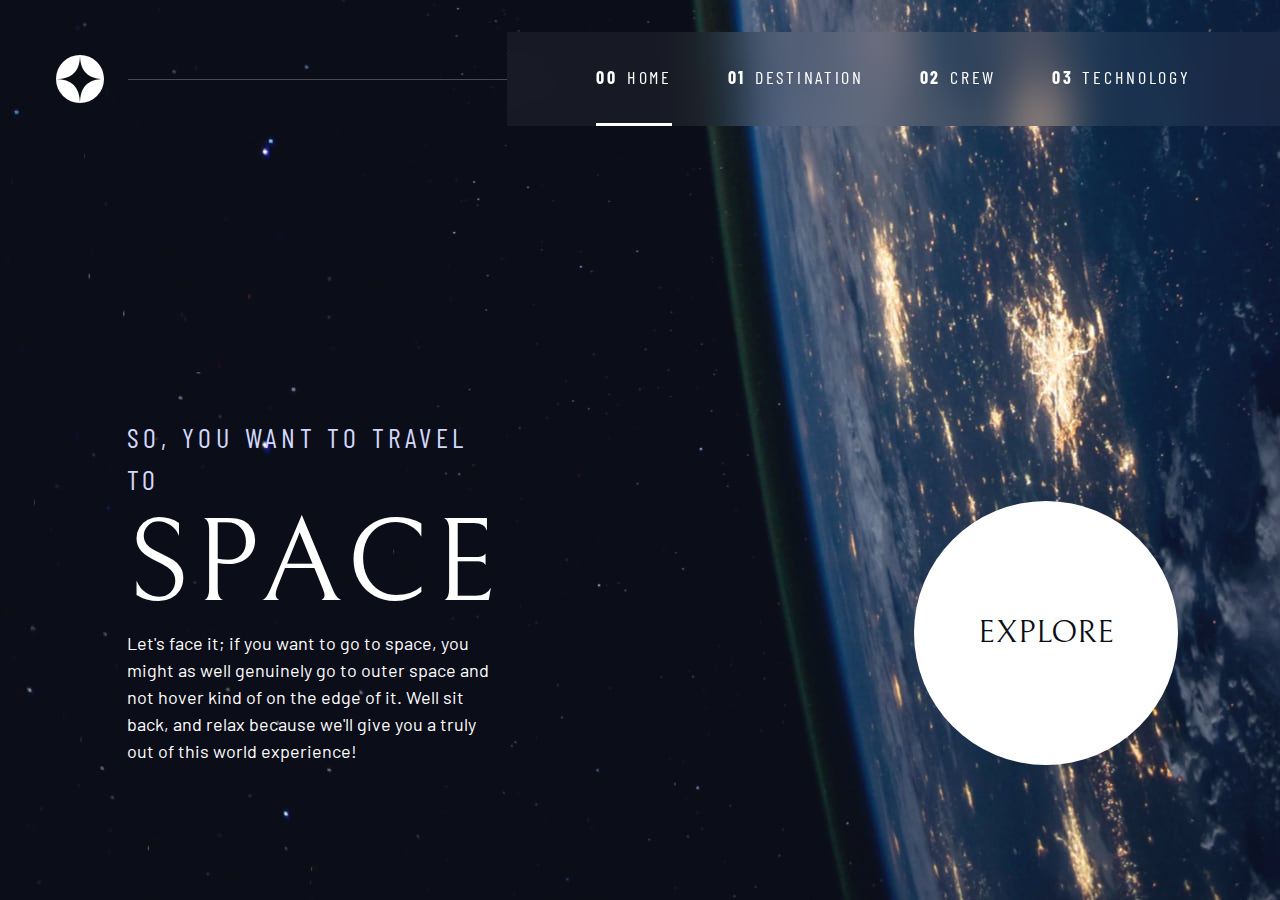
<file: index.html>
<!DOCTYPE html>
<html lang="en">
<head>
  <meta charset="UTF-8">
  <meta name="viewport" content="width=device-width, initial-scale=1.0">

  <link rel="icon" type="image/png" sizes="32x32" href="./assets/favicon-32x32.png">
  <!-- Google fonts -->
  <link rel="preconnect" href="https://fonts.googleapis.com">
  <link rel="preconnect" href="https://fonts.gstatic.com" crossorigin>
  <link href="https://fonts.googleapis.com/css2?family=Barlow+Condensed:wght@400;700&family=Bellefair&family=Barlow:wght@400;700&display=swap"
      rel="stylesheet">
      
  <!-- Our custom CSS -->
  <link rel="stylesheet" href="index.css">
  <title>Frontend Mentor | Space tourism website</title>
  <script src="navigation.js" defer></script>
</head>
<body class="home">
  <a class="skip-to-content" href="#main">Skip to content</a>
  <header class="primary-header flex">
    <div>
      <img src="./assets/shared/logo.svg" alt="space tourism logo" class="logo">
    </div>
    <button class="mobile-nav-toggle" aria-controls="primary-navigation"><span class="sr-only" aria-expanded="false">Menu</span></button>
    <nav>
        <ul id="primary-navigation" data-visible="false" class="primary-navigation underline-indicators flex">
            <li class="active"><a class="ff-sans-cond uppercase text-white letter-spacing-2" href="index.html"><span aria-hidden="true">00</span>Home</a>
            <li><a class="ff-sans-cond uppercase text-white letter-spacing-2" href="destination.html"><span aria-hidden="true">01</span>Destination</a>
            <li><a class="ff-sans-cond uppercase text-white letter-spacing-2" href="crew.html"><span aria-hidden="true">02</span>Crew</a>
            <li><a class="ff-sans-cond uppercase text-white letter-spacing-2" href="technology.html"><span aria-hidden="true">03</span>Technology</a>
        </ul>
    </nav>
  </header>
  
  <main id="main" class="grid-container grid-container--home">
    <div>
      <h1 class="text-accent fs-500 ff-sans-cond uppercase letter-spacing-1">So, you want to travel to
      <span class="d-block fs-900 ff-serif text-white">Space</span></h1>
      
      <p>Let's face it; if you want to go to space, you might as well genuinely go to 
      outer space and not hover kind of on the edge of it. Well sit back, and relax 
      because we'll give you a truly out of this world experience! </p>
    </div>
    <div>
      <a href="destination.html" class="large-button uppercase ff-serif text-dark bg-white">Explore</a>
    </div>
  </main>


</body>
</html>
</file>
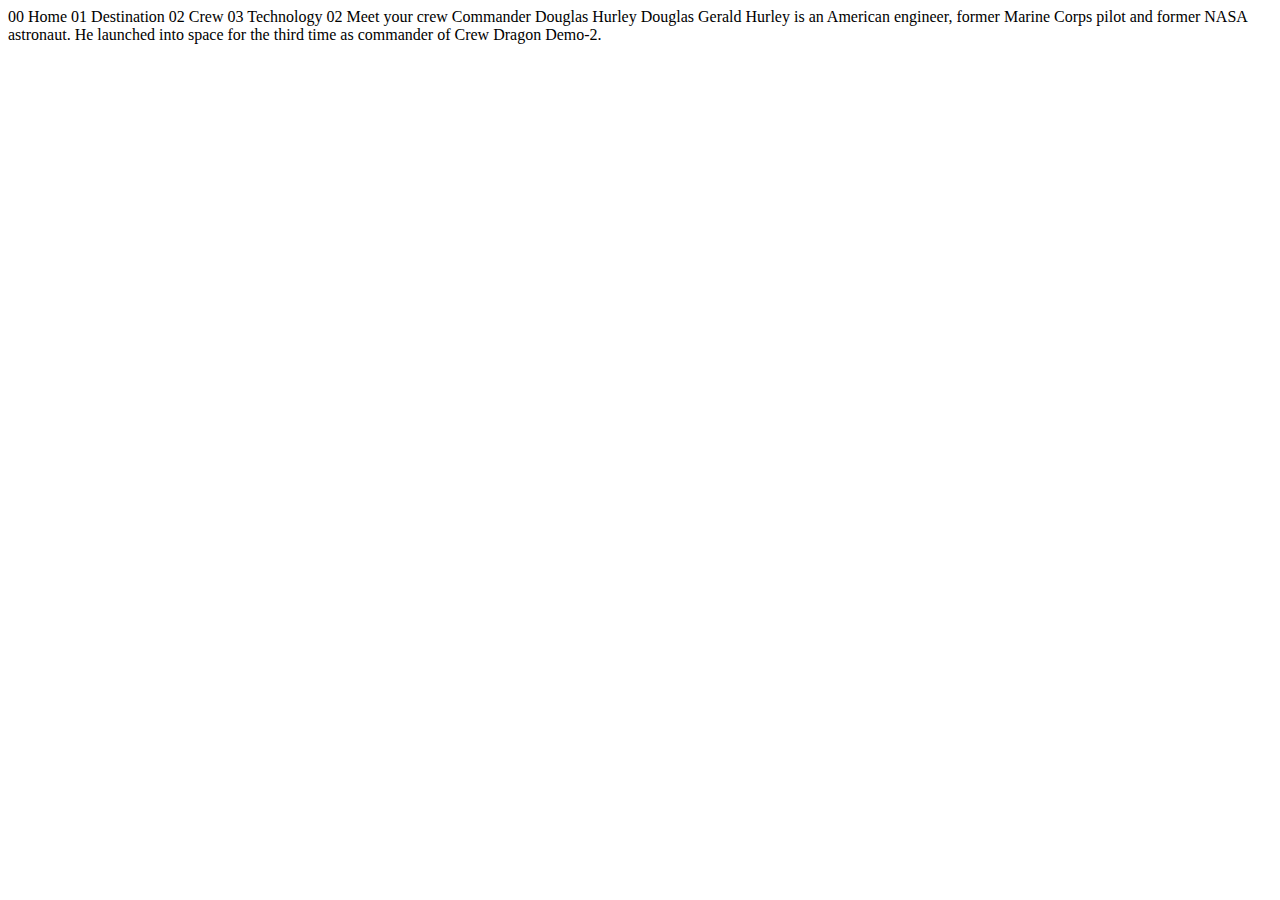
<file: crew-commander.html>
<!DOCTYPE html>
<html lang="en">
<head>
  <meta charset="UTF-8">
  <meta name="viewport" content="width=device-width, initial-scale=1.0">

  <link rel="icon" type="image/png" sizes="32x32" href="./assets/favicon-32x32.png">
  
  <title>Frontend Mentor | Space tourism website</title>
</head>
<body>

  00 Home
  01 Destination
  02 Crew
  03 Technology

  02 Meet your crew

  Commander
  Douglas Hurley

  Douglas Gerald Hurley is an American engineer, former Marine Corps pilot 
  and former NASA astronaut. He launched into space for the third time as 
  commander of Crew Dragon Demo-2.
</body>
</html>
</file>
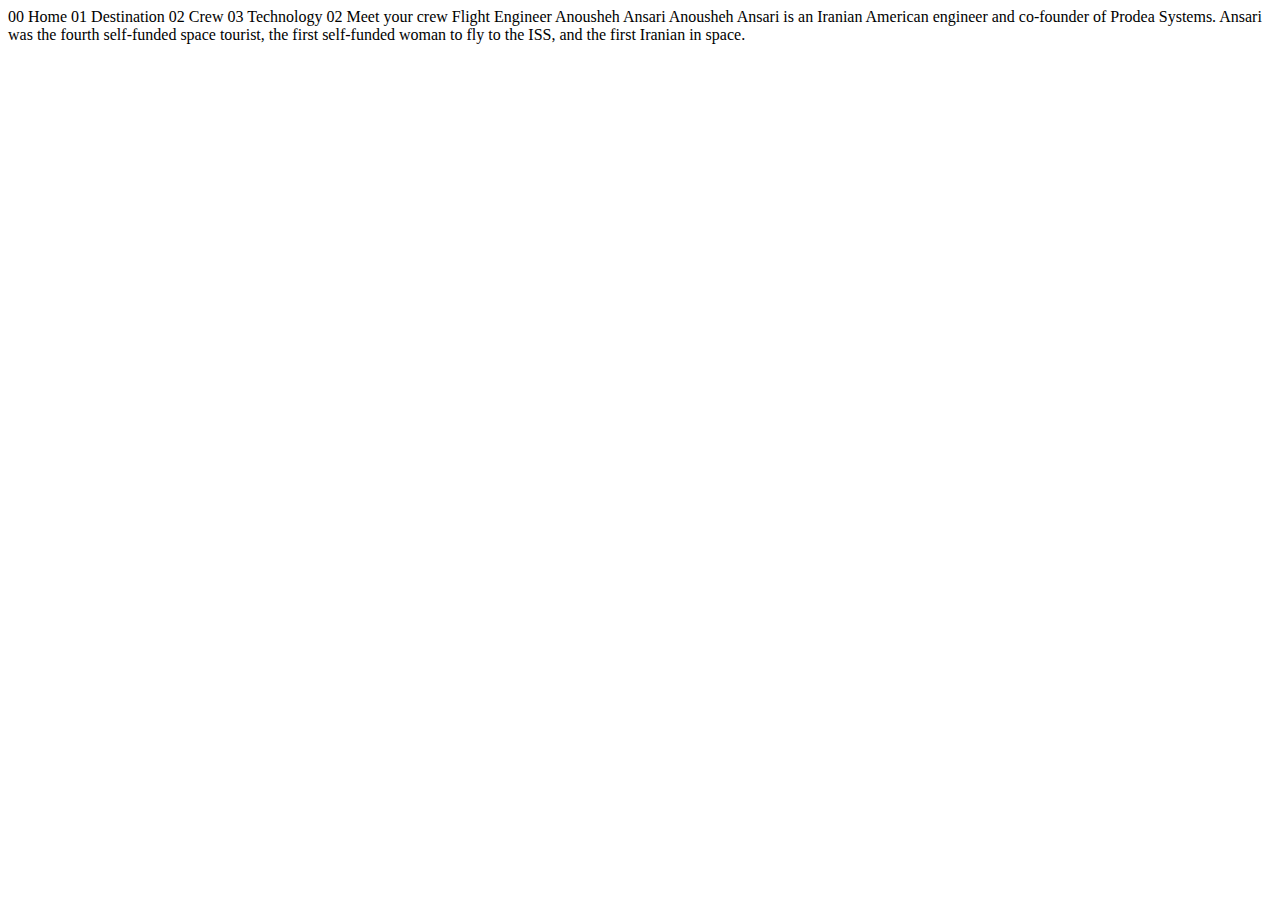
<file: crew-engineer.html>
<!DOCTYPE html>
<html lang="en">
<head>
  <meta charset="UTF-8">
  <meta name="viewport" content="width=device-width, initial-scale=1.0">

  <link rel="icon" type="image/png" sizes="32x32" href="./assets/favicon-32x32.png">
  
  <title>Frontend Mentor | Space tourism website</title>
</head>
<body>

  00 Home
  01 Destination
  02 Crew
  03 Technology

  02 Meet your crew

  Flight Engineer
  Anousheh Ansari

  Anousheh Ansari is an Iranian American engineer and co-founder of Prodea Systems. 
  Ansari was the fourth self-funded space tourist, the first self-funded woman to 
  fly to the ISS, and the first Iranian in space. 
</body>
</html>
</file>
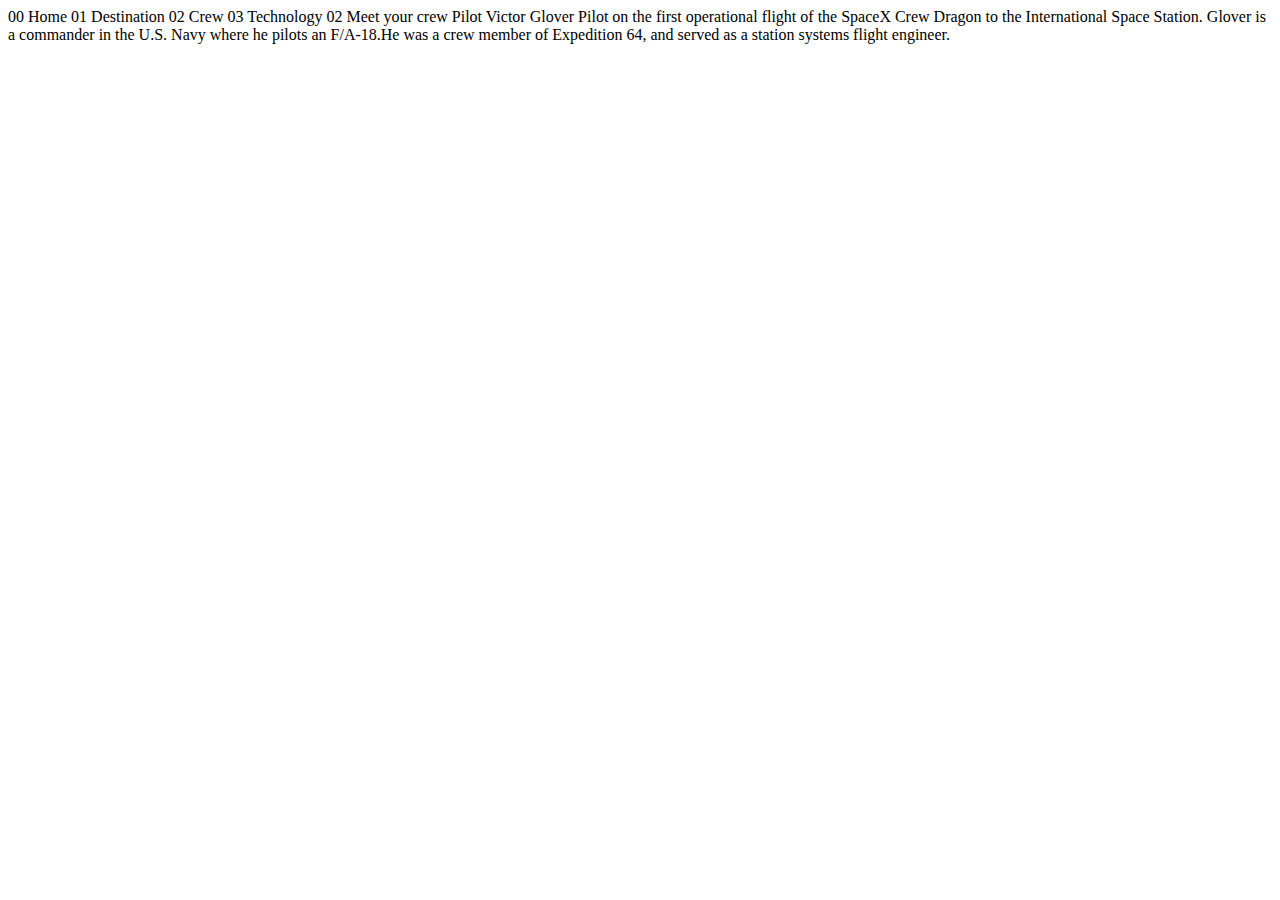
<file: crew-pilot.html>
<!DOCTYPE html>
<html lang="en">
<head>
  <meta charset="UTF-8">
  <meta name="viewport" content="width=device-width, initial-scale=1.0">

  <link rel="icon" type="image/png" sizes="32x32" href="./assets/favicon-32x32.png">
  
  <title>Frontend Mentor | Space tourism website</title>
</head>
<body>

  00 Home
  01 Destination
  02 Crew
  03 Technology

  02 Meet your crew

  Pilot
  Victor Glover

  Pilot on the first operational flight of the SpaceX Crew Dragon to the 
  International Space Station. Glover is a commander in the U.S. Navy where 
  he pilots an F/A-18.He was a crew member of Expedition 64, and served as a 
  station systems flight engineer. 
</body>
</html>
</file>
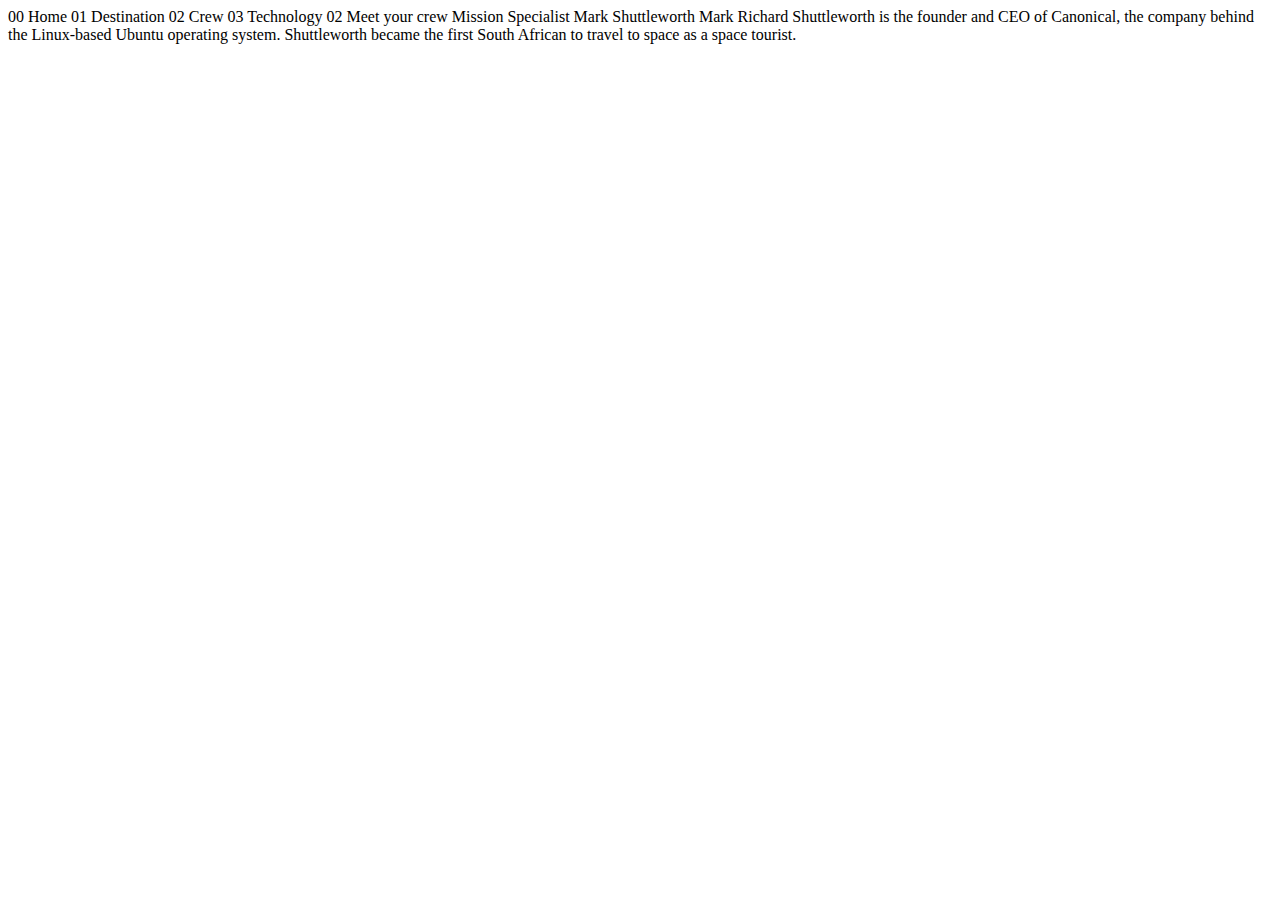
<file: crew-specialist.html>
<!DOCTYPE html>
<html lang="en">
<head>
  <meta charset="UTF-8">
  <meta name="viewport" content="width=device-width, initial-scale=1.0">

  <link rel="icon" type="image/png" sizes="32x32" href="./assets/favicon-32x32.png">
  
  <title>Frontend Mentor | Space tourism website</title>
</head>
<body>

  00 Home
  01 Destination
  02 Crew
  03 Technology

  02 Meet your crew

  Mission Specialist
  Mark Shuttleworth

  Mark Richard Shuttleworth is the founder and CEO of Canonical, the company behind 
  the Linux-based Ubuntu operating system. Shuttleworth became the first South 
  African to travel to space as a space tourist.
</body>
</html>
</file>
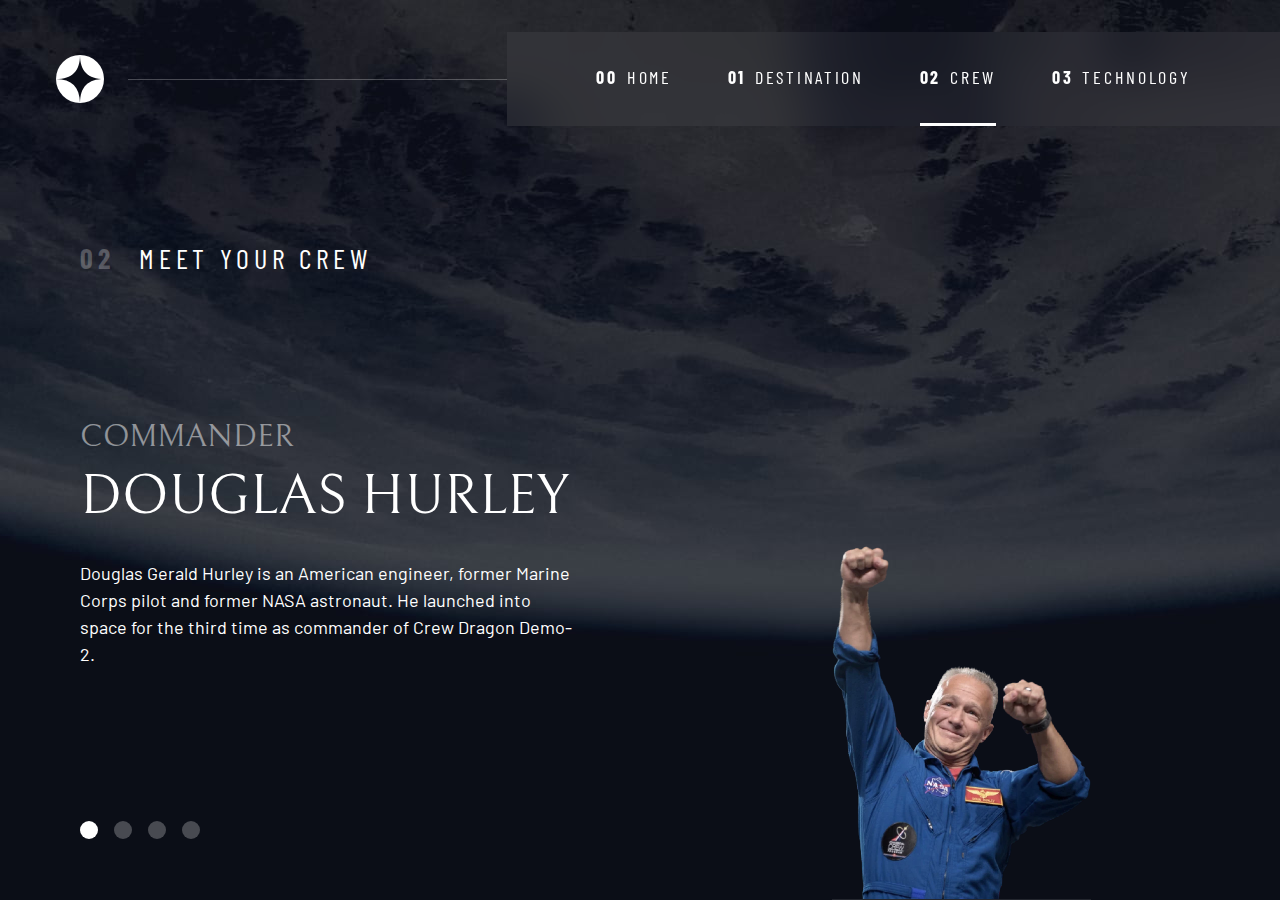
<file: crew.html>
<!DOCTYPE html>
<html lang="en">
<head>
  <meta charset="UTF-8">
  <meta name="viewport" content="width=device-width, initial-scale=1.0">

  <link rel="icon" type="image/png" sizes="32x32" href="./assets/favicon-32x32.png">
  <!-- Google fonts -->
  <link rel="preconnect" href="https://fonts.googleapis.com">
  <link rel="preconnect" href="https://fonts.gstatic.com" crossorigin>
  <link href="https://fonts.googleapis.com/css2?family=Barlow+Condensed:wght@400;700&family=Bellefair&family=Barlow:wght@400;700&display=swap"
      rel="stylesheet">
      
  <!-- Our custom CSS -->
  <link rel="stylesheet" href="index.css">
  <title>Frontend Mentor | Space tourism website</title>
  <script src="navigation.js" defer></script>
  <script src="tabs.js" defer></script>

</head>

<body class="crew">
  <a class="skip-to-content" href="#main">Skip to content</a>
  <header class="primary-header flex">
    <div>
      <img src="./assets/shared/logo.svg" alt="space tourism logo" class="logo">
    </div>
    <button class="mobile-nav-toggle" aria-controls="primary-navigation"><span class="sr-only" aria-expanded="false">Menu</span></button>
    <nav> 
        <ul id="primary-navigation" data-visible="false" class="primary-navigation underline-indicators flex">
            <li><a class="ff-sans-cond uppercase text-white letter-spacing-2" href="index.html"><span aria-hidden="true">00</span>Home</a>
            <li><a class="ff-sans-cond uppercase text-white letter-spacing-2" href="destination.html"><span aria-hidden="true">01</span>Destination</a>
            <li class="active"><a class="ff-sans-cond uppercase text-white letter-spacing-2" href="crew.html"><span aria-hidden="true">02</span>Crew</a>
            <li><a class="ff-sans-cond uppercase text-white letter-spacing-2" href="technology.html"><span aria-hidden="true">03</span>Technology</a>
        </ul>
    </nav>
  </header>
  
  <main id="main" class="grid-container grid-container--crew flow">
    <h1 class="numbered-title"><span aria-hidden="true">02</span> Meet your crew</h1>
    
    <div class="dot-indicators flex" role="tablist" aria-label="crew member list">
      <button aria-selected="true" aria-controls="commander-tab" role="tab" data-image="commander-image" tabindex="0"><span class="sr-only">The commander</span></button>
      <button aria-selected="false" aria-controls="mission-tab" role="tab" data-image="mission-image" tabindex="-1"><span class="sr-only">The mission specialist</span></button>
      <button aria-selected="false" aria-controls="pilot-tab" role="tab" data-image="pilot-image" tabindex="-1"><span class="sr-only">The pilot</span></button>
      <button aria-selected="false" aria-controls="crew-tab" role="tab" data-image="crew-image" tabindex="-1"><span class="sr-only">The crew engineer</span></button>
    </div>
    
    <!-- commander -->
    <article class="crew-details flow" id="commander-tab" role="tabpanel" tabindex="0">
      <header class="flow flow--space-small">
        <h2 class="fs-600 ff-serif uppercase">Commander</h2>
        <p class="fs-700 uppercase ff-serif">Douglas Hurley</p>
      </header>
      <p>Douglas Gerald Hurley is an American engineer, former Marine Corps pilot 
      and former NASA astronaut. He launched into space for the third time as 
      commander of Crew Dragon Demo-2.</p>
    </article> 
    
    <!-- mission specialist -->
    <article hidden class="crew-details flow" id="mission-tab" role="tabpanel" tabindex="0">
      <header class="flow flow--space-small">
        <h2 class="fs-600 ff-serif uppercase">Mission Specialist</h2>
        <p class="fs-700 uppercase ff-serif">Mark SHuttleworth</p>
      </header>
      <p>Mark Richard Shuttleworth is the founder and CEO of Canonical, the company behind
        the Linux-based Ubuntu operating system. Shuttleworth became the first South
        African to travel to space as a space tourist.</p>
    </article> 
    
    <!-- pilot -->
    <article hidden class="crew-details flow" id="pilot-tab" role="tabpanel" tabindex="0">
      <header class="flow flow--space-small">
        <h2 class="fs-600 ff-serif uppercase">Pilot</h2>
        <p class="fs-700 uppercase ff-serif">Victor Glover</p>
      </header>
      <p>Pilot on the first operational flight of the SpaceX Crew Dragon to the
        International Space Station. Glover is a commander in the U.S. Navy where
        he pilots an F/A-18.He was a crew member of Expedition 64, and served as a
        station systems flight engineer.</p>
    </article> 
    
    <!-- engineer -->
    <article hidden class="crew-details flow" id="crew-tab" role="tabpanel" tabindex="0">
      <header class="flow flow--space-small">
        <h2 class="fs-600 ff-serif uppercase">Flight Engineer</h2>
        <p class="fs-700 uppercase ff-serif">Anousheh Ansari</p>
      </header>
      <p>Anousheh Ansari is an Iranian American engineer and co-founder of Prodea Systems.
        Ansari was the fourth self-funded space tourist, the first self-funded woman to
        fly to the ISS, and the first Iranian in space.</p>
    </article> 
    
    
    <picture id="commander-image">
      <source srcset="assets/crew/image-douglas-hurley.webp" type="image/webp">
      <img src="assets/crew/image-douglas-hurley.png" alt="Douglas Hurley">
    </picture>
    <picture hidden id="mission-image">
      <source srcset="assets/crew/image-mark-shuttleworth.webp" type="image/webp">
      <img src="assets/crew/image-mark-shuttleworth.png" alt="Douglas Hurley">
    </picture>
    <picture hidden id="pilot-image">
      <source srcset="assets/crew/image-victor-glover.webp" type="image/webp">
      <img src="assets/crew/image-victor-glover.png" alt="Douglas Hurley">
    </picture>
    <picture hidden id="crew-image">
      <source srcset="assets/crew/image-anousheh-ansari.webp" type="image/webp">
      <img src="assets/crew/image-anousheh-ansari.png" alt="Douglas Hurley">
    </picture>
  </main>
</body>
</html>
</file>
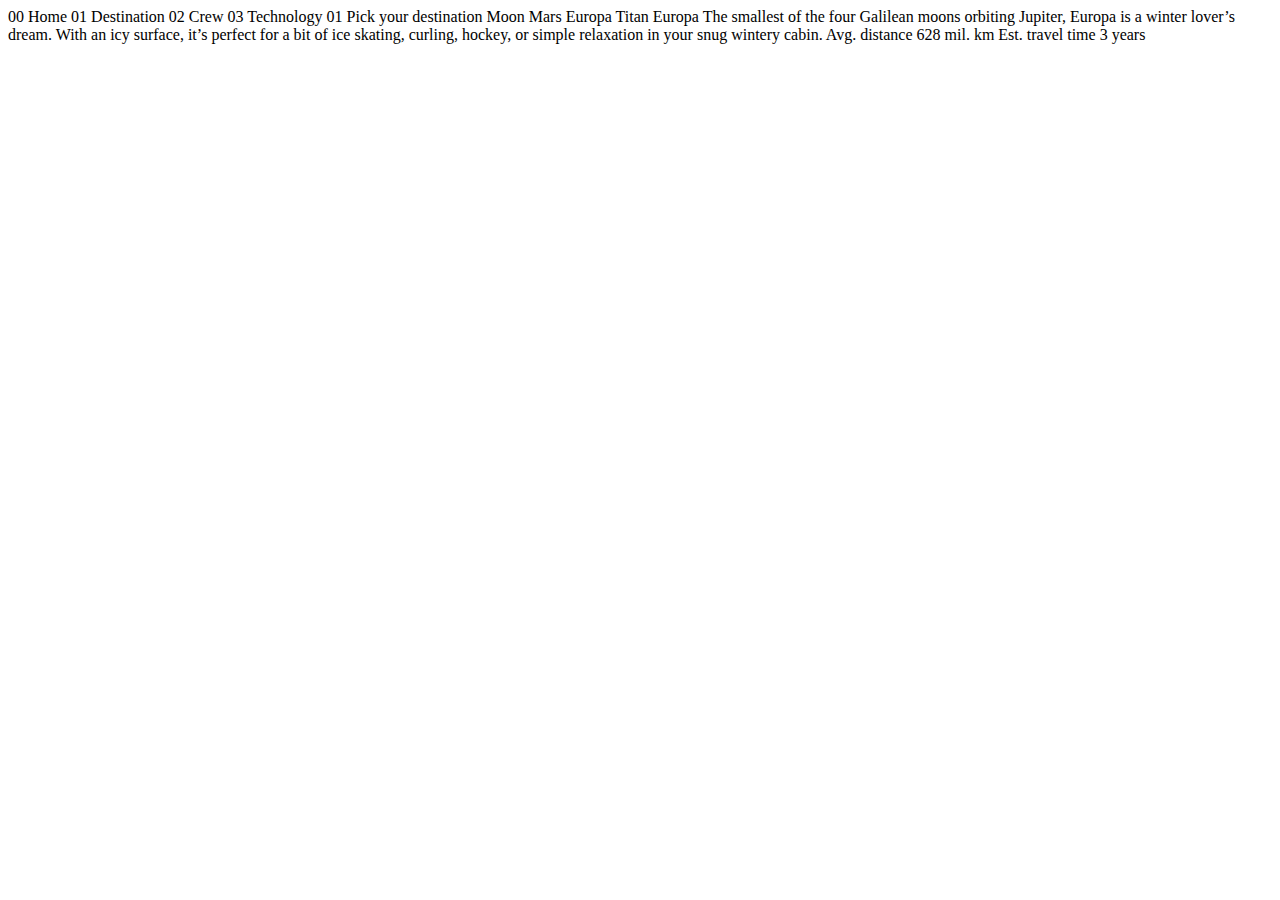
<file: destination-europa.html>
<!DOCTYPE html>
<html lang="en">
<head>
  <meta charset="UTF-8">
  <meta name="viewport" content="width=device-width, initial-scale=1.0">

  <link rel="icon" type="image/png" sizes="32x32" href="./assets/favicon-32x32.png">
  
  <title>Frontend Mentor | Space tourism website</title>
</head>
<body>

  00 Home
  01 Destination
  02 Crew
  03 Technology

  01 Pick your destination

  Moon
  Mars
  Europa
  Titan

  Europa

  The smallest of the four Galilean moons orbiting Jupiter, Europa is a 
  winter lover’s dream. With an icy surface, it’s perfect for a bit of 
  ice skating, curling, hockey, or simple relaxation in your snug 
  wintery cabin.

  Avg. distance
  628 mil. km

  Est. travel time
  3 years
</body>
</html>
</file>
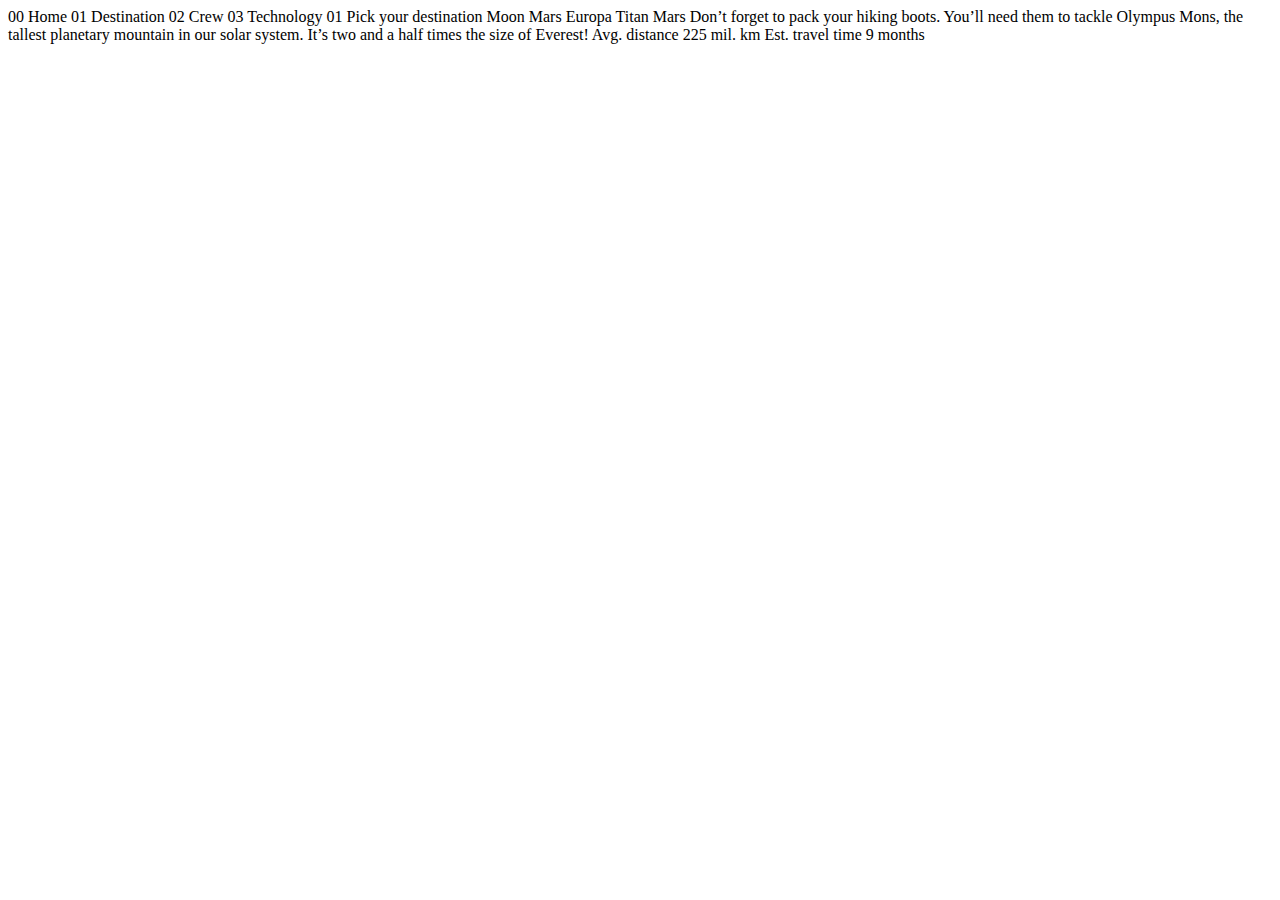
<file: destination-mars.html>
<!DOCTYPE html>
<html lang="en">
<head>
  <meta charset="UTF-8">
  <meta name="viewport" content="width=device-width, initial-scale=1.0">

  <link rel="icon" type="image/png" sizes="32x32" href="./assets/favicon-32x32.png">
  
  <title>Frontend Mentor | Space tourism website</title>
</head>
<body>

  00 Home
  01 Destination
  02 Crew
  03 Technology

  01 Pick your destination

  Moon
  Mars
  Europa
  Titan

  Mars

  Don’t forget to pack your hiking boots. You’ll need them to tackle Olympus Mons, 
  the tallest planetary mountain in our solar system. It’s two and a half times 
  the size of Everest!

  Avg. distance
  225 mil. km

  Est. travel time
  9 months
</body>
</html>
</file>
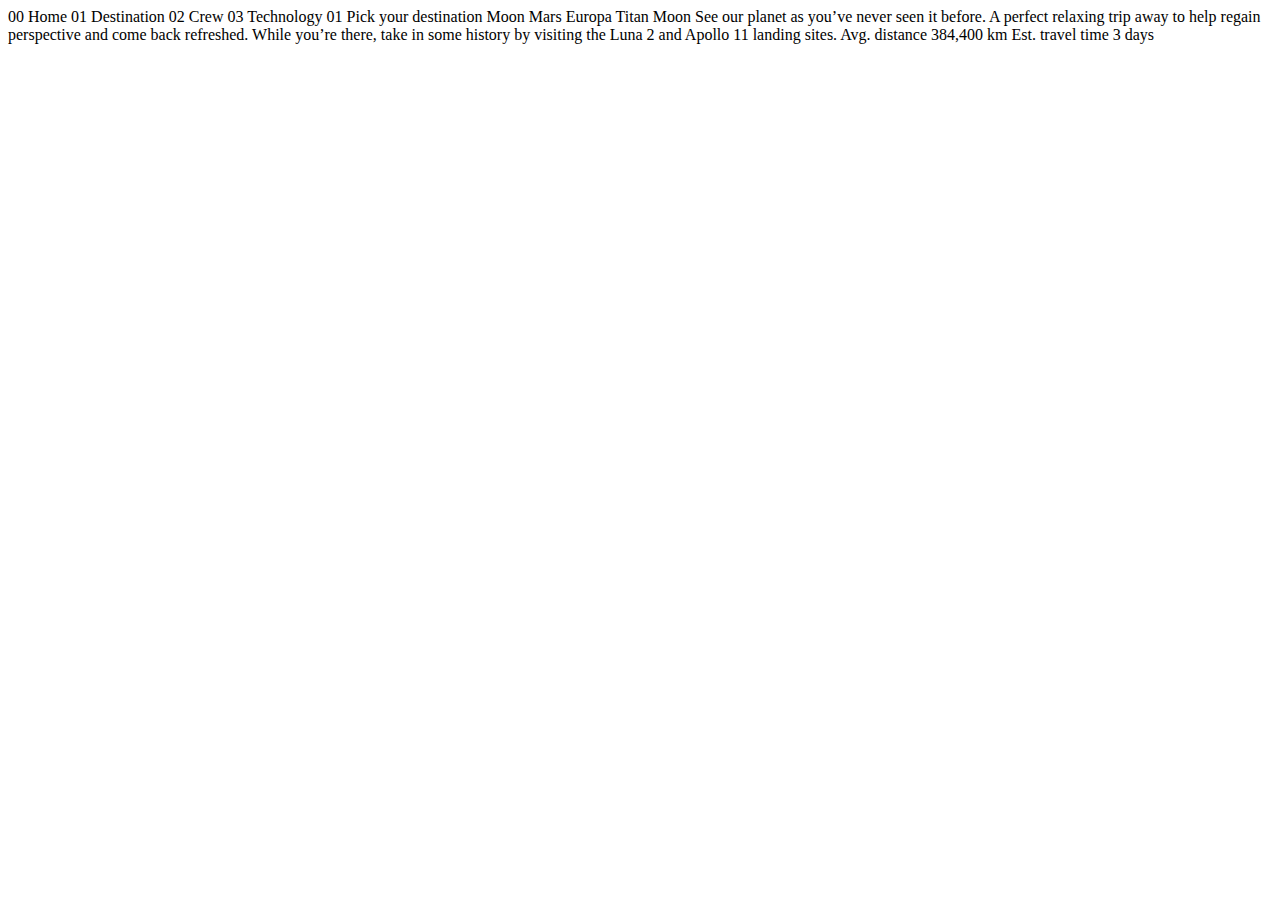
<file: destination-moon.html>
<!DOCTYPE html>
<html lang="en">
<head>
  <meta charset="UTF-8">
  <meta name="viewport" content="width=device-width, initial-scale=1.0">

  <link rel="icon" type="image/png" sizes="32x32" href="./assets/favicon-32x32.png">
  
  <title>Frontend Mentor | Space tourism website</title>
</head>
<body>

  00 Home
  01 Destination
  02 Crew
  03 Technology

  01 Pick your destination

  Moon
  Mars
  Europa
  Titan

  Moon

  See our planet as you’ve never seen it before. A perfect relaxing trip away to help 
  regain perspective and come back refreshed. While you’re there, take in some history 
  by visiting the Luna 2 and Apollo 11 landing sites.

  Avg. distance
  384,400 km

  Est. travel time
  3 days
</body>
</html>
</file>
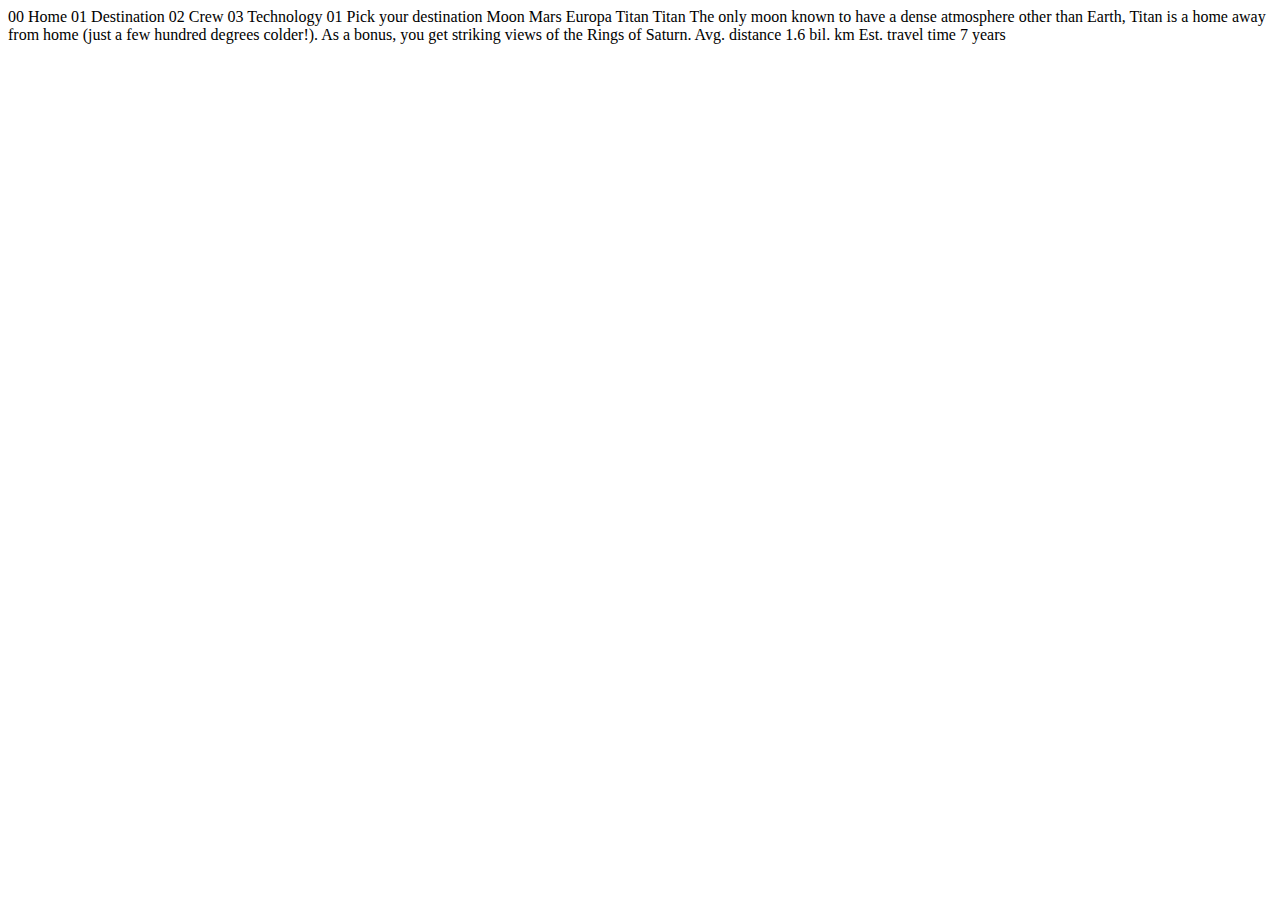
<file: destination-titan.html>
<!DOCTYPE html>
<html lang="en">
<head>
  <meta charset="UTF-8">
  <meta name="viewport" content="width=device-width, initial-scale=1.0">

  <link rel="icon" type="image/png" sizes="32x32" href="./assets/favicon-32x32.png">
  
  <title>Frontend Mentor | Space tourism website</title>
</head>
<body>

  00 Home
  01 Destination
  02 Crew
  03 Technology

  01 Pick your destination

  Moon
  Mars
  Europa
  Titan

  Titan

  The only moon known to have a dense atmosphere other than Earth, Titan 
  is a home away from home (just a few hundred degrees colder!). As a 
  bonus, you get striking views of the Rings of Saturn.

  Avg. distance
  1.6 bil. km

  Est. travel time
  7 years
</body>
</html>
</file>
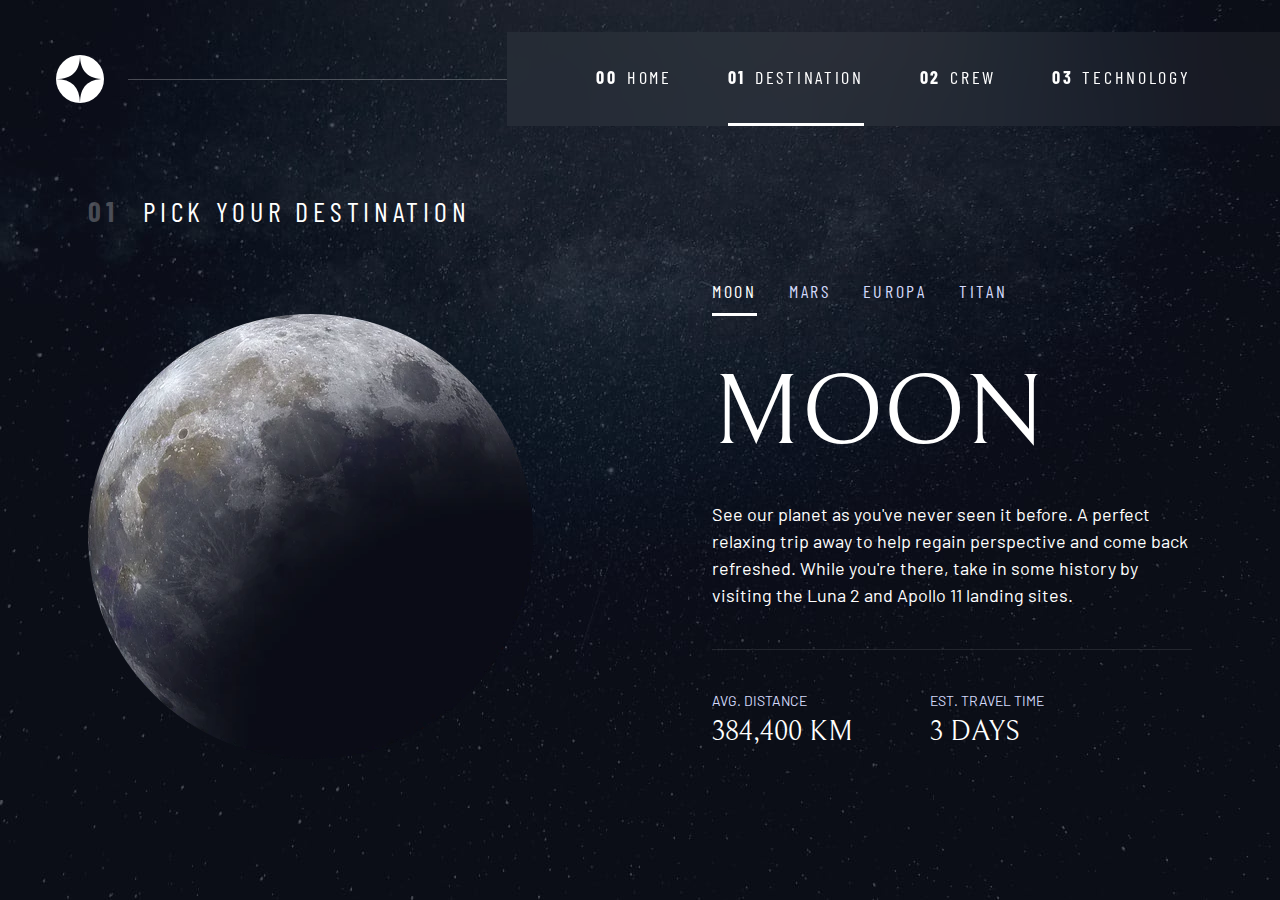
<file: destination.html>
<!DOCTYPE html>
<html lang="en">
<head>
  <meta charset="UTF-8">
  <meta name="viewport" content="width=device-width, initial-scale=1.0">

  <link rel="icon" type="image/png" sizes="32x32" href="./assets/favicon-32x32.png">
  <!-- Google fonts -->
  <link rel="preconnect" href="https://fonts.googleapis.com">
  <link rel="preconnect" href="https://fonts.gstatic.com" crossorigin>
  <link href="https://fonts.googleapis.com/css2?family=Barlow+Condensed:wght@400;700&family=Bellefair&family=Barlow:wght@400;700&display=swap"
      rel="stylesheet">
      
  <!-- Our custom CSS -->
  <link rel="stylesheet" href="index.css">
  <title>Frontend Mentor | Space tourism website</title>
  <script src="navigation.js" defer></script>
  <script src="tabs.js" defer></script>
</head>

<body class="destination">
  <a class="skip-to-content" href="#main">Skip to content</a>
  <header class="primary-header flex">
    <div>
      <img src="./assets/shared/logo.svg" alt="space tourism logo" class="logo">
    </div>
    <button class="mobile-nav-toggle" aria-controls="primary-navigation"><span class="sr-only" aria-expanded="false">Menu</span></button>
    <nav>
        <ul id="primary-navigation" data-visible="false" class="primary-navigation underline-indicators flex">
            <li><a class="ff-sans-cond uppercase text-white letter-spacing-2" href="index.html"><span aria-hidden="true">00</span>Home</a>
            <li class="active"><a class="ff-sans-cond uppercase text-white letter-spacing-2" href="destination.html"><span aria-hidden="true">01</span>Destination</a>
            <li><a class="ff-sans-cond uppercase text-white letter-spacing-2" href="crew.html"><span aria-hidden="true">02</span>Crew</a>
            <li><a class="ff-sans-cond uppercase text-white letter-spacing-2" href="technology.html"><span aria-hidden="true">03</span>Technology</a>
        </ul>
    </nav>
  </header>
  
  <main id="main" class="grid-container grid-container--destination flow">
    <h1 class="numbered-title"><span aria-hidden="true">01</span> Pick your destination</h1>
    
    <picture id="moon-image">
      <source srcset="assets/destination/image-moon.webp" type="image/webp">
      <img src="assets/destination/image-moon.png" alt="the moon">
    </picture>
    <picture hidden id="mars-image">
      <source srcset="assets/destination/image-mars.webp" type="image/webp">
      <img src="assets/destination/image-mars.png" alt="the planet mars">
    </picture>
    <picture hidden id="europa-image">
      <source srcset="assets/destination/image-europa.webp" type="image/webp">
      <img src="assets/destination/image-europa.png" alt="the planet europa">
    </picture>
    <picture hidden id="titan-image">
      <source srcset="assets/destination/image-titan.webp" type="image/webp">
      <img src="assets/destination/image-titan.png" alt="the moon titan">
    </picture>
    
    
    <div class="tab-list underline-indicators flex" role="tablist" aria-label="destination list">
        <button aria-selected="true" role="tab" aria-controls="moon-tab" class="uppercase ff-sans-cond text-accent letter-spacing-2" tabindex="0" data-image="moon-image">Moon</button>
        <button aria-selected="false" role="tab" aria-controls="mars-tab" class="uppercase ff-sans-cond text-accent letter-spacing-2" tabindex="-1" data-image="mars-image">Mars</button>
        <button aria-selected="false" role="tab" aria-controls="europa-tab" class="uppercase ff-sans-cond text-accent letter-spacing-2" tabindex="-1" data-image="europa-image">Europa</button>
        <button aria-selected="false" role="tab" aria-controls="titan-tab" class="uppercase ff-sans-cond text-accent letter-spacing-2" tabindex="-1" data-image="titan-image">Titan</button>
    </div>

    <!-- The moon -->
    <article class="destination-info flow" id="moon-tab" tabindex="0" role="tabpanel">
      <h2 class="fs-800 uppercase ff-serif">Moon</h2>

      <p>See our planet as you've never seen it before. A perfect relaxing trip away to help 
      regain perspective and come back refreshed. While you're there, take in some history 
      by visiting the Luna 2 and Apollo 11 landing sites.</p>
      
      <div class="destination-meta flex">
        <div>
          <h3 class="text-accent fs-200 uppercase">Avg. distance</h3>
          <p class="ff-serif uppercase">384,400 km</p>
        </div>
        <div>
          <h3 class="text-accent fs-200 uppercase">Est. travel time</h3>
          <p class="ff-serif uppercase">3 days</p>
        </div>
      </div>
    </article>
    
    <!-- Mars -->
    <article hidden class="destination-info flow" id="mars-tab" tabindex="0"  role="tabpanel">
      <h2 class="fs-800 uppercase ff-serif">Mars</h2>

      <p>Don't forget to pack your hiking boots. You'll need them to tackle Olympus Mons, 
  the tallest planetary mountain in our solar system. It's two and a half times 
  the size of Everest!</p>
      
      <div class="destination-meta flex">
        <div>
          <h3 class="text-accent fs-200 uppercase">Avg. distance</h3>
          <p class="ff-serif uppercase">225 mil. km</p>
        </div>
        <div>
          <h3 class="text-accent fs-200 uppercase">Est. travel time</h3>
          <p class="ff-serif uppercase">9 months</p>
        </div>
      </div>
    </article>
    
    <!-- Europa -->
    <article hidden class="destination-info flow" id="europa-tab" tabindex="0"  role="tabpanel">
      <h2 class="fs-800 uppercase ff-serif">Europa</h2>

      <p>The smallest of the four Galilean moons orbiting Jupiter, Europa is a 
  winter lover’s dream. With an icy surface, it’s perfect for a bit of 
  ice skating, curling, hockey, or simple relaxation in your snug 
  wintery cabin.</p>
      <div class="destination-meta flex">
        <div>
          <h3 class="text-accent fs-200 uppercase">Avg. distance</h3>
          <p class="ff-serif uppercase">628 mil. km</p>
        </div>
        <div>
          <h3 class="text-accent fs-200 uppercase">Est. travel time</h3>
          <p class="ff-serif uppercase">3 years</p>
        </div>
      </div>
    </article>
    
    <!-- Titan -->
    <article hidden class="destination-info flow" id="titan-tab" tabindex="0"  role="tabpanel">
      <h2 class="fs-800 uppercase ff-serif">Titan</h2>

      <p>The only moon known to have a dense atmosphere other than Earth, Titan 
  is a home away from home (just a few hundred degrees colder!). As a 
  bonus, you get striking views of the Rings of Saturn.</p>
      
      <div class="destination-meta flex">
        <div>
          <h3 class="text-accent fs-200 uppercase">Avg. distance</h3>
          <p class="ff-serif uppercase">1.6 bil. km</p>
        </div>
        <div>
          <h3 class="text-accent fs-200 uppercase">Est. travel time</h3>
          <p class="ff-serif uppercase">7 years</p>
        </div>
      </div>
    </article>
  </main>
  
<body>


  
</body>
</html>
</file>
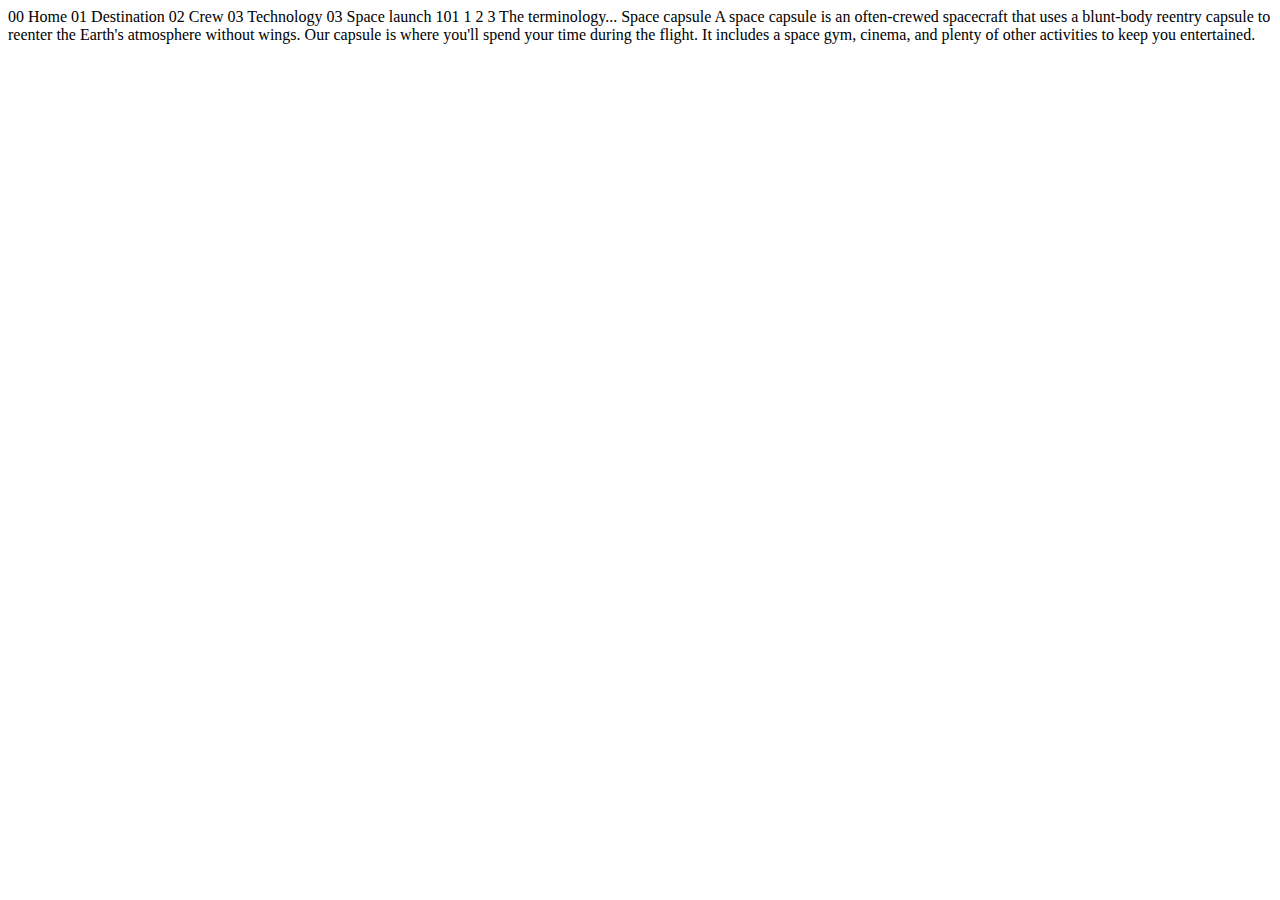
<file: technology-capsule.html>
<!DOCTYPE html>
<html lang="en">
<head>
  <meta charset="UTF-8">
  <meta name="viewport" content="width=device-width, initial-scale=1.0">

  <link rel="icon" type="image/png" sizes="32x32" href="./assets/favicon-32x32.png">
  
  <title>Frontend Mentor | Space tourism website</title>
</head>
<body>

  00 Home
  01 Destination
  02 Crew
  03 Technology

  03 Space launch 101

  1
  2
  3

  The terminology...
  Space capsule

  A space capsule is an often-crewed spacecraft that uses a blunt-body reentry 
  capsule to reenter the Earth's atmosphere without wings. Our capsule is where 
  you'll spend your time during the flight. It includes a space gym, cinema, 
  and plenty of other activities to keep you entertained.
</body>
</html>
</file>
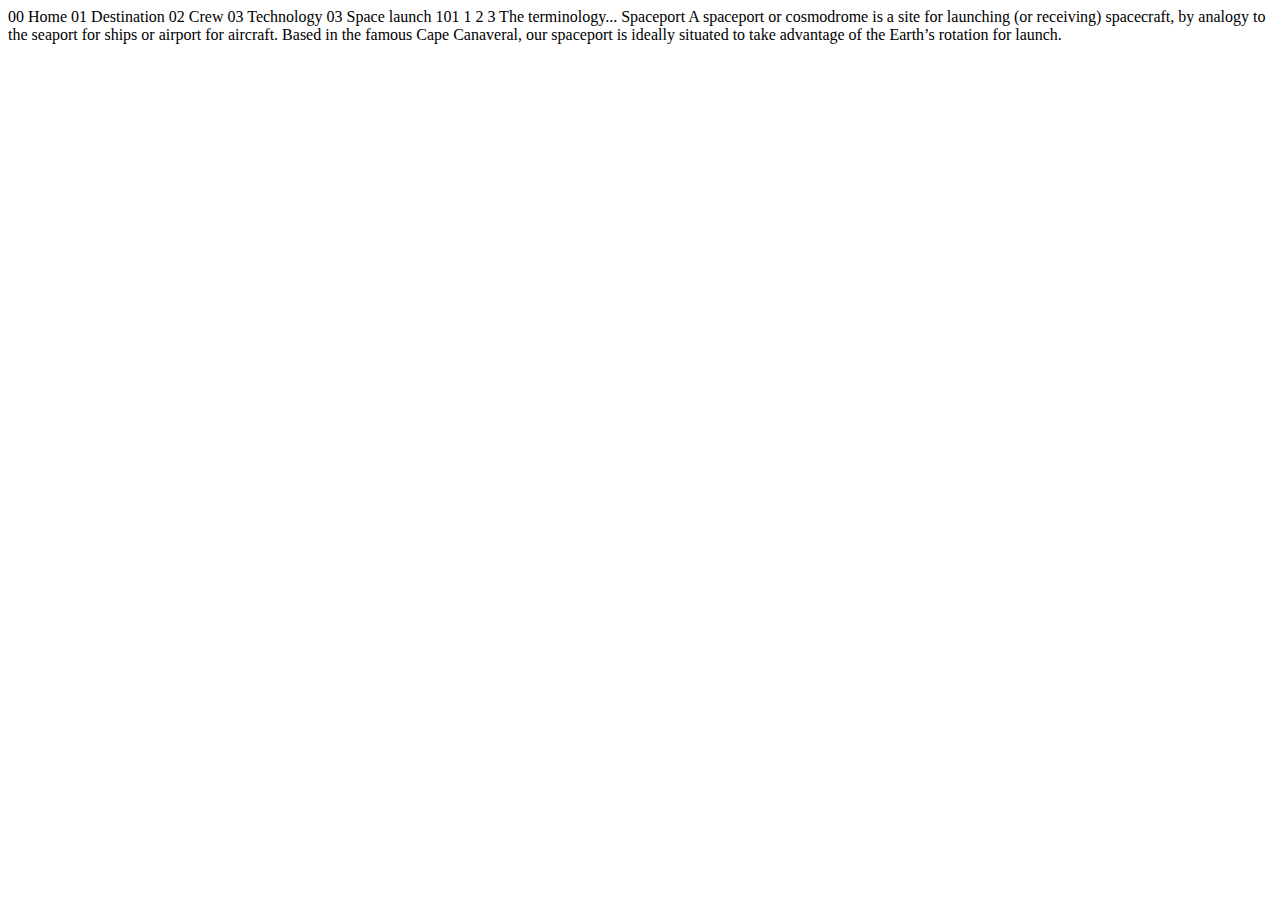
<file: technology-spaceport.html>
<!DOCTYPE html>
<html lang="en">
<head>
  <meta charset="UTF-8">
  <meta name="viewport" content="width=device-width, initial-scale=1.0">

  <link rel="icon" type="image/png" sizes="32x32" href="./assets/favicon-32x32.png">
  
  <title>Frontend Mentor | Space tourism website</title>
</head>
<body>

  00 Home
  01 Destination
  02 Crew
  03 Technology

  03 Space launch 101

  1
  2
  3

  The terminology...
  Spaceport

  A spaceport or cosmodrome is a site for launching (or receiving) spacecraft, 
  by analogy to the seaport for ships or airport for aircraft. Based in the 
  famous Cape Canaveral, our spaceport is ideally situated to take advantage 
  of the Earth’s rotation for launch.
</body>
</html>
</file>
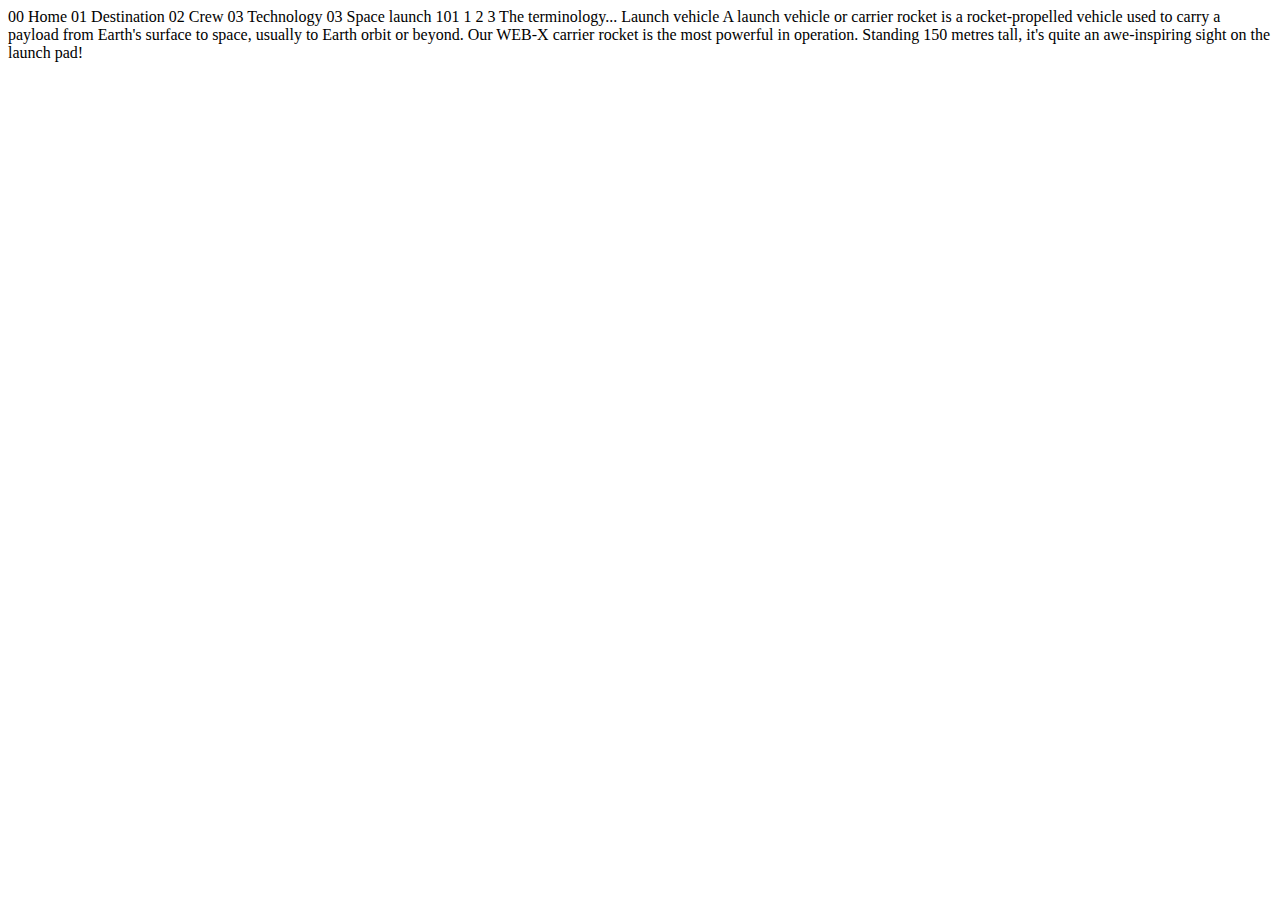
<file: technology-vehicle.html>
<!DOCTYPE html>
<html lang="en">
<head>
  <meta charset="UTF-8">
  <meta name="viewport" content="width=device-width, initial-scale=1.0">

  <link rel="icon" type="image/png" sizes="32x32" href="./assets/favicon-32x32.png">
  
  <title>Frontend Mentor | Space tourism website</title>
</head>
<body>

  00 Home
  01 Destination
  02 Crew
  03 Technology

  03 Space launch 101

  1
  2
  3

  The terminology...
  Launch vehicle

  A launch vehicle or carrier rocket is a rocket-propelled vehicle used to carry a 
  payload from Earth's surface to space, usually to Earth orbit or beyond. Our 
  WEB-X carrier rocket is the most powerful in operation. Standing 150 metres tall, 
  it's quite an awe-inspiring sight on the launch pad!
</body>
</html>
</file>
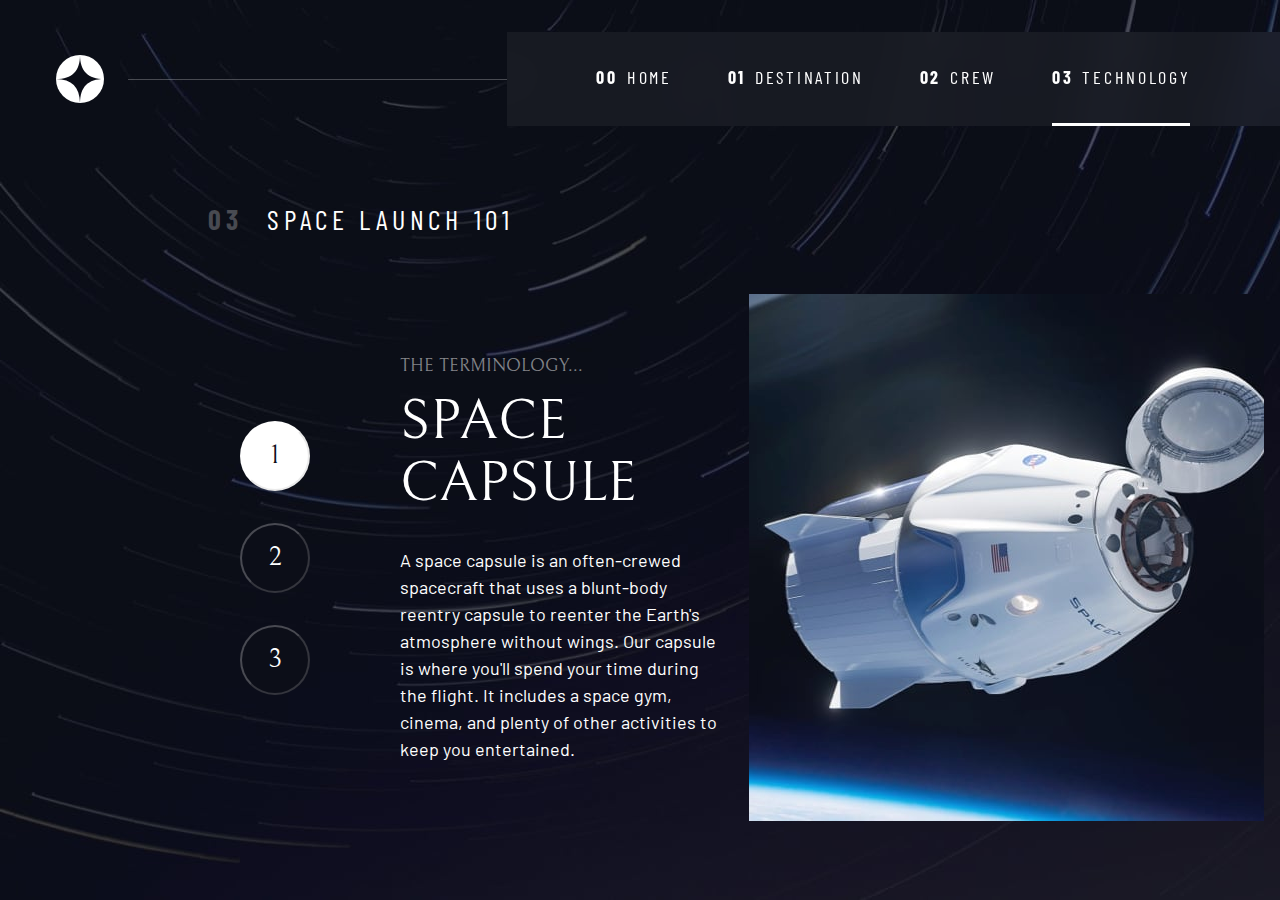
<file: technology.html>
<!DOCTYPE html>
<html lang="en">
<head>
  <meta charset="UTF-8">
  <meta name="viewport" content="width=device-width, initial-scale=1.0">

  <link rel="icon" type="image/png" sizes="32x32" href="./assets/favicon-32x32.png">
  <!-- Google fonts -->
  <link rel="preconnect" href="https://fonts.googleapis.com">
  <link rel="preconnect" href="https://fonts.gstatic.com" crossorigin>
  <link href="https://fonts.googleapis.com/css2?family=Barlow+Condensed:wght@400;700&family=Bellefair&family=Barlow:wght@400;700&display=swap"
      rel="stylesheet">
      
  <!-- Our custom CSS -->
  <link rel="stylesheet" href="index.css">
  <title>Frontend Mentor | Space tourism website</title>
  <script src="navigation.js" defer></script>
  <script src="tabs.js" defer></script>

</head>

<body class="technology">
  <a class="skip-to-content" href="#main">Skip to content</a>
  <header class="primary-header flex">
    <div>
      <img src="./assets/shared/logo.svg" alt="space tourism logo" class="logo">
    </div>
    <button class="mobile-nav-toggle" aria-controls="primary-navigation"><span class="sr-only" aria-expanded="false">Menu</span></button>
    <nav> 
        <ul id="primary-navigation" data-visible="false" class="primary-navigation underline-indicators flex">
            <li><a class="ff-sans-cond uppercase text-white letter-spacing-2" href="index.html"><span aria-hidden="true">00</span>Home</a>
            <li><a class="ff-sans-cond uppercase text-white letter-spacing-2" href="destination.html"><span aria-hidden="true">01</span>Destination</a>
            <li ><a class="ff-sans-cond uppercase text-white letter-spacing-2" href="crew.html"><span aria-hidden="true">02</span>Crew</a>
            <li class="active"><a class="ff-sans-cond uppercase text-white letter-spacing-2" href="technology.html"><span aria-hidden="true">03</span>Technology</a>
        </ul>
    </nav>
  </header>
  
  <main id="main" class="grid-container grid-container--technology flow">
    <h1 class="numbered-title"><span aria-hidden="true">03</span> Space Launch 101</h1>
    
    <div class="number-indicators grid" role="tablist" aria-label="technology list">
      <button aria-selected="true" aria-controls="capsule-tab" role="tab" data-image="capsule-image" tabindex="0"class="ff-serif fs-700 text-white bg-dark">1</button>
      <button aria-selected="false" aria-controls="spaceport-tab" role="tab" data-image="spaceport-image" tabindex="-1" class="ff-serif fs-700 text-accent bg-dark">2</button>
      <button aria-selected="false" aria-controls="vehicle-tab" role="tab" data-image="vehicle-image" tabindex="-1" class="ff-serif fs-700 text-accent bg-dark">3</button>
    </div>


    <!-- capsule -->
    <article class="technology-details flow" id="capsule-tab" role="tabpanel" tabindex="0">
      <header class="flow flow--space-small">
        <h2 class="fs-400 ff-serif uppercase">The Terminology...</h2>
        <p class="fs-700 uppercase ff-serif">Space Capsule</p>
      </header>
      <p>A space capsule is an often-crewed spacecraft that uses a blunt-body reentry 
        capsule to reenter the Earth's atmosphere without wings. Our capsule is where 
        you'll spend your time during the flight. It includes a space gym, cinema, 
        and plenty of other activities to keep you entertained.</p>
    </article> 
    
    <!-- spaceport -->
    <article hidden class="technology-details flow" id="spaceport-tab" role="tabpanel" tabindex="0">
      <header class="flow flow--space-small">
        <h2 class="fs-400 ff-serif uppercase">The Terminology...</h2>
        <p class="fs-700 uppercase ff-serif">Spaceport</p>
      </header>
      <p>A spaceport or cosmodrome is a site for launching (or receiving) spacecraft, 
        by analogy to the seaport for ships or airport for aircraft. Based in the 
        famous Cape Canaveral, our spaceport is ideally situated to take advantage 
        of the Earth's rotation for launch.</p>
    </article> 
    
    <!-- vehicle -->
    <article hidden class="technology-details flow" id="vehicle-tab" role="tabpanel" tabindex="0">
      <header class="flow flow--space-small">
        <h2 class="fs-400 ff-serif uppercase">The Terminology...</h2>
        <p class="fs-700 uppercase ff-serif">Launch Vehicle</p>
      </header>
      <p>A launch vehicle or carrier rocket is a rocket-propelled vehicle used to carry a 
        payload from Earth's surface to space, usually to Earth orbit or beyond. Our 
        WEB-X carrier rocket is the most powerful in operation. Standing 150 metres tall, 
        it's quite an awe-inspiring sight on the launch pad!</p>
    </article> 
    
    <picture id="capsule-image">
      <img src="assets/technology/image-space-capsule-portrait.jpg" alt="Space Capsule">
    </picture>
    <picture hidden id="spaceport-image">
      <img src="assets/technology/image-spaceport-portrait.jpg" alt="Spaceport">
    </picture>
    <picture hidden id="vehicle-image">
      <img src="assets/technology/image-launch-vehicle-portrait.jpg" alt="Launch Vehicle">
    </picture>
  </main>
</body>
</html>
</file>
<file: index.css>
/* ------------------- */
/* Custom properties   */
/* ------------------- */

:root {
    /* colors */
    --clr-dark: 230 35% 7%;
    --clr-light: 231 77% 90%;
    --clr-white: 0 0% 100%;
    
    /* font-sizes */
    --fs-900: clamp(5rem, 8vw + 1rem, 9.375rem);
    --fs-800: 3.5rem;
    --fs-700: 1.5rem;
    --fs-600: 1rem;
    --fs-500: 1rem;
    --fs-400: 0.9375rem;
    --fs-300: 1rem;
    --fs-200: 0.875rem;
    
    /* font-families */
    --ff-serif: "Bellefair", serif;
    --ff-sans-cond: "Barlow Condensed", sans-serif;
    --ff-sans-normal: "Barlow", sans-serif;
}

@media (min-width: 35em) {
    :root {
        --fs-800: 5rem;
        --fs-700: 2.5rem;
        --fs-600: 1.5rem;
        --fs-500: 1.25rem;
        --fs-400: 1rem;
    }
}

@media (min-width: 45em) {
    :root {
        /* font-sizes */
        --fs-800: 6.25rem;
        --fs-700: 3.5rem;
        --fs-600: 2rem;
        --fs-500: 1.75rem;
        --fs-400: 1.125rem;
    }
}


/* ------------------- */
/* Reset               */
/* ------------------- */

/* https://piccalil.li/blog/a-modern-css-reset/ */

/* Box sizing */
*,
*::before,
*::after {
    box-sizing: border-box;
}

/* Reset margins */
body,
h1,
h2,
h3,
h4,
h5,
p,
figure,
picture {
    margin: 0; 
}

h1,
h2,
h3,
h4,
h5,
h6,
p {
    font-weight: 400;
}

/* set up the body */
body {
    font-family: var(--ff-sans-normal);
    font-size: var(--fs-400);
    color: hsl( var(--clr-white) );
    background-color: hsl( var(--clr-dark) );
    line-height: 1.5;
    min-height: 100vh;
    
    display: grid;
    grid-template-rows: min-content 1fr;
    
    overflow-x: hidden;
}

/* make images easier to work with */
img,
picutre {
    max-width: 100%;
    display: block;
}

/* make form elements easier to work with */
input,
button,
textarea,
select {
    font: inherit;
}

/* remove animations for people who've turned them off */
@media (prefers-reduced-motion: reduce) {  
  *,
  *::before,
  *::after {
    animation-duration: 0.01ms !important;
    animation-iteration-count: 1 !important;
    transition-duration: 0.01ms !important;
    scroll-behavior: auto !important;
  }
}


/* ------------------- */
/* Utility classes     */
/* ------------------- */

/* general */

.flex {
    display: flex;
    gap: var(--gap, 1rem);
}

.grid {
    display: grid;
    gap: var(--gap, 1rem);
}

.d-block {
    display: block;
}

.flow > *:where(:not(:first-child)) {
    margin-top: var(--flow-space, 1rem);
}

.flow--space-small {
    --flow-space: .75rem;
}


.container {
    padding-inline: 2em;
    margin-inline: auto;
    max-width: 80rem;
}

.sr-only {
  position: absolute; 
  width: 1px;
  height: 1px;
  padding: 0;
  margin: -1px; 
  overflow: hidden;
  clip: rect(0, 0, 0, 0);
  white-space: nowrap; /* added line */
  border: 0;
}

.skip-to-content {
    position: absolute;
    z-index: 9999;
    background: hsl( var(--clr-white) );
    color: hsl( var(--clr-dark) ); 
    padding: .5em 1em;
    margin-inline: auto;
    transform: translateY(-100%);
    transition: transform 250ms ease-in;
}

.skip-to-content:focus {
    transform: translateY(0);
}

/* colors */

.bg-dark { background-color: hsl( var(--clr-dark) );}
.bg-accent { background-color: hsl( var(--clr-light) );}
.bg-white { background-color: hsl( var(--clr-white) );}

.text-dark { color: hsl( var(--clr-dark) );}
.text-accent { color: hsl( var(--clr-light) );}
.text-white { color: hsl( var(--clr-white) );}

/* typography */

.ff-serif { font-family: var(--ff-serif); } 
.ff-sans-cond { font-family: var(--ff-sans-cond); } 
.ff-sans-normal { font-family: var(--ff-sans-normal); } 

.letter-spacing-1 { letter-spacing: 4.75px; } 
.letter-spacing-2 { letter-spacing: 2.7px; } 
.letter-spacing-3 { letter-spacing: 2.35px; } 

.uppercase { text-transform: uppercase; }

.fs-900 { font-size: var(--fs-900); }
.fs-800 { font-size: var(--fs-800); }
.fs-700 { font-size: var(--fs-700); }
.fs-600 { font-size: var(--fs-600); }
.fs-500 { font-size: var(--fs-500); }
.fs-400 { font-size: var(--fs-400); }
.fs-300 { font-size: var(--fs-300); }
.fs-200 { font-size: var(--fs-200); }

.fs-900,
.fs-800,
.fs-700,
.fs-600 {
    line-height: 1.1;
}

.numbered-title {
    font-family: var(--ff-sans-cond);
    font-size: var(--fs-500);
    text-transform: uppercase;
    letter-spacing: 4.72px; 
}

.numbered-title span {
    margin-right: .5em;
    font-weight: 700;
    color: hsl( var(--clr-white) / .25);
}


/* ------------------- */
/* Compontents         */
/* ------------------- */

.large-button {
    font-size: 2rem;
    position: relative;
    z-index: 1;
    display: inline-grid;
    place-items: center;
    padding: 0 2em;
    border-radius: 50%;
    aspect-ratio: 1;
    text-decoration: none;
}

.large-button::after {
    content: '';
    position: absolute;
    z-index: -1;
    width: 100%;
    height: 100%;
    background: hsl( var(--clr-white) / .1);
    border-radius: 50%;
    opacity: 0;
    transition: opacity 500ms linear, transform 750ms ease-in-out;
}
 
.large-button:hover::after,
.large-button:focus::after {
    opacity: 1;
    transform: scale(1.5);
}

/* primary-header */

.logo {
    margin: 1.5rem clamp(1.5rem, 5vw, 3.5rem);
}

.primary-header {
    justify-content: space-between;
    align-items: center;
}

.primary-navigation {
    --gap: clamp(1.5rem, 5vw, 3.5rem);
    --underline-gap: 2rem;
    list-style: none;
    padding: 0;
    margin: 0;
    background: hsl( var(--clr-white) / 0.05);
    backdrop-filter: blur(1.5rem);
}

.primary-navigation a {
    text-decoration: none;
}

.primary-navigation a > span {
    font-weight: 700;
    margin-right: .5em;
}

.mobile-nav-toggle {
    display: none;
}

@media (max-width: 35rem) {
    .primary-navigation {
        --underline-gap: .5rem;
        position: fixed;
        z-index: 1000;
        inset: 0 0 0 30%;
        list-style: none;
        padding: min(20rem, 15vh) 2rem;
        margin: 0;
        flex-direction: column;
        transform: translateX(100%);
        transition: transform 500ms ease-in-out;
    }
    
    .primary-navigation[data-visible="true"] {
        transform: translateX(0);
    }
    
    .primary-navigation.underline-indicators > .active {
       border: 0;
    }
    
    .mobile-nav-toggle {
        display: block;
        position: absolute;
        z-index: 2000;
        right: 1rem;
        top: 2rem;
        background: transparent;
        background-image: url(./assets/shared/icon-hamburger.svg);
        background-repeat: no-repeat;
        background-position: center;
        width: 1.5rem;
        aspect-ratio: 1;
        border: 0;
    }
    
    .mobile-nav-toggle[aria-expanded="true"] {
        background-image: url(./assets/shared/icon-close.svg);
    }
    
    .mobile-nav-toggle:focus-visible {
        outline: 5px solid white;
        outline-offset: 5px;
    }
    
}

@media (min-width: 35em) {
    .primary-navigation {
        padding-inline: clamp(3rem, 7vw, 7rem);
    }
}

@media (min-width: 35em) and (max-width: 44.999em) {
    .primary-navigation a > span {
        display: none;
    }
}

@media (min-width: 45em) {
    
     .primary-header::after {
         content: '';
         display: block;
         position: relative;
         height: 1px;
         width: 100%;
         margin-right: -2.5rem;
         background: hsl( var(--clr-white) / .25);
         order: 1;
     }
     
    nav {
        order: 2;
    }
    
    .primary-navigation {
        margin-block: 2rem;
    }
    
   
}


.underline-indicators > * {
    cursor: pointer;
    padding: var(--underline-gap, .5rem) 0;
    border: 0;
    border-bottom: .2rem solid hsl( var(--clr-white) / 0 );
    background-color: transparent;
}

.underline-indicators > *:hover,
.underline-indicators > *:focus {
    border-color: hsl( var(--clr-white) / .5);
}

.underline-indicators > .active,
.underline-indicators > [aria-selected="true"] {
    color: hsl( var(--clr-white) / 1);
    border-color: hsl( var(--clr-white) / 1); 
}

.tab-list {
    --gap: 2rem;
}

.dot-indicators > * {
    cursor: pointer;
    border: 0;
    border-radius: 50%;
    padding: .5em;
    background-color: hsl( var(--clr-white) / .25);
}
 
.dot-indicators > *:hover,
.dot-indicators > *:focus { 
    background-color: hsl( var(--clr-white) / .5);
}

.dot-indicators > [aria-selected="true"] {
    background-color: hsl( var(--clr-white) / 1); 
}

.number-indicators > *{
    margin: .5rem;
    padding: 0;
    cursor: pointer;
    height: 50px;
    width: 50px;
    color: hsl( var( --clr-white) );
    border: 3px solid hsl( var(--clr-white clr-white) / .5);
    border-radius: 50%;
    border-color: hsl( var( --clr-white) / .25);
    font-size: 20px;
    text-align: center;
    
}

.number-indicators > *:hover,
.number-indicators > *:focus {
    border-color: hsl( var( --clr-white) / 1);
}
.number-indicators > [aria-selected="true"] {
    background-color: hsl( var( --clr-white) / 1);
    color: hsl( var(--clr-dark) );
}


/* ----------------------------- */
/* Page specific background      */
/* ----------------------------- */
body {
    background-size: cover;
    background-position: bottom center;
}
/* home */
.home {
    background-image: url(./assets/home/background-home-mobile.jpg);
}

@media (min-width: 35rem) {
    .home {
        background-position: center center;
        background-image: url(./assets/home/background-home-tablet.jpg);
    }
}

@media (min-width: 45rem) {
    .home {
        background-image: url(./assets/home/background-home-desktop.jpg);
    }
} 

/* destination */
.destination {
    background-image: url(./assets/destination/background-destination-mobile.jpg);
}

@media (min-width: 35rem) {
    .destination {
        background-position: center center;
        background-image: url(./assets/destination/background-destination-tablet.jpg);
    }
}

@media (min-width: 45rem) {
    .destination {
        background-image: url(./assets/destination/background-destination-desktop.jpg);
    }
} 

/* crew */
.crew {
    background-image: url(./assets/home/background-crew-mobile.jpg);
}

@media (min-width: 35rem) {
    .crew {
        background-position: center center;
        background-image: url(./assets/crew/background-crew-tablet.jpg);
    }
}

@media (min-width: 45rem) {
    .crew {
        background-image: url(./assets/crew/background-crew-desktop.jpg);
    }
} 

/* technology */
.technology {
    background-image: url(./assets/technology/background-technology-mobile.jpg);
}

@media (min-width: 35rem) {
    .technology {
        background-position: center center;
        background-image: url(./assets/technology/background-technology-tablet.jpg);
    }
}

@media (min-width: 45rem) {
    .technology {
        background-image: url(./assets/technology/background-technology-desktop.jpg);
    }
} 

/* ----------------------------- */
/* Layout                        */
/* ----------------------------- */


.grid-container {
    text-align: center;
    display: grid;
    place-items: center;
    padding-inline: 1rem;
    padding-bottom: 4rem;
}

.grid-container p:not([class]) {
    max-width: 50ch;
}

.numbered-title {
    grid-area: title;
}

/* destination layout */

.grid-container--destination {
    --flow-space: 2rem;
    grid-template-areas: 
        'title'
        'image'
        'tabs'
        'content';
}

.grid-container--destination > picture {
    grid-area: image;
    max-width: 50%;
    align-self: start;
}

.grid-container--destination > .tab-list {
    grid-area: tabs;
}

.grid-container--destination > .destination-info {
    grid-area: content;
}

.destination-meta {
    flex-direction: column;
    border-top: 1px solid hsl( var(--clr-white) / .1);
    padding-top: 2.5rem;
    margin-top: 2.5rem;
}

.destination-meta p {
    font-size: 1.75rem;
}

/* crew layout */

.grid-container--crew {
    --flow-space: 2rem;
    grid-template-areas: 
        'title'
        'image'
        'tabs'
        'content';
}

.grid-container--crew > picture {
    grid-area: image;
    max-width: 60%;
    border-bottom: 1px solid hsl( var(--clr-white) / .1);
}

.grid-container--crew > .dot-indicators {
    grid-area: tabs;
}

.grid-container--crew > .crew-details {
    grid-area: content;
}

.crew-details h2 {
    color: hsl( var(--clr-white) / .5);
}

/* technology layout */

.grid-container--technology {
    --flow-space: 2rem;
    grid-template-areas: 
        'title'
        'image'
        'tabs'
        'content';
        
}

.grid-container--technology > picture {
    grid-area: image;
    max-width: 60%;
    border-bottom: 1px solid hsl( var(--clr-white) .1);
    background-size: cover;
}

.grid-container--technology > .number-indicators {
    grid-area: tabs;
    display: inline-block;
}

.grid-container--technology > .technology-details {
    grid-area: content;
}

.technology-details h2 {
    color: hsl( var(--clr-white) / .5);
}


@media (min-width: 35em) {
    .numbered-title {
        justify-self: start;
        margin-top: 2rem;
    }
    
    .destination-meta {
        flex-direction: row;
        justify-content: space-evenly;
    }
    
    .grid-container--crew {
        padding-bottom: 0;
        grid-template-areas: 
            'title'
            'content'
            'tabs'
            'image';
    }
    
    
}

@media (min-width: 45em) {
    .grid-container {
        text-align: left;
        column-gap: var(--container-gap, 2rem);
        grid-template-columns: minmax(1rem, 1fr) repeat(2, minmax(0, 30rem)) minmax(1rem, 1fr);
    }
    
    .grid-container--home {
        padding-bottom: max(6rem, 15vh);
        align-items: end;
        
    }
    
    .grid-container--home > *:first-child {
        grid-column: 1;
        padding-left: 500px;
    }

    .grid-container--home > *:last-child {
        grid-column: 3;
        padding-left: 300px;
    }
    
    .grid-container--destination {
        grid-template-columns: minmax(1rem, 1fr) minmax(0, 37rem) minmax(0, 30rem) minmax(1rem, 1fr);
        justify-items: start;
        align-content: start;
        grid-template-areas: 
            '. title title .'
            '. image tabs .'
            '. image content .';
    }
    
    .grid-container--destination > picture {
        max-width: 90%;
        padding-top: 50px;
    }
     
    .destination-meta {
        --gap: min(6vw, 6rem);
        justify-content: start;
    }
    
    .grid-container--crew {
        grid-template-columns: minmax(1rem, 1fr) minmax(0, 45rem) minmax(0, 23rem) minmax(1rem, 1fr);
        justify-items: start;
        grid-template-areas: 
            '. title title .'
            '. content image .'
            '. tabs image .';
    }
    
    .grid-container--crew > picture {
        grid-column: span 2;
        align-self: end; 
        max-width: 60%;
    }

    .grid-container--technology {
        grid-template-columns: minmax(1rem, 10rem) minmax(1rem, 10rem) minmax(10rem, 40rem);
        justify-items: flex-start;
        grid-template-areas: 
            '. title title title.'
            '. tabs content image .'
            '. tabs content image .';
    }
    
    .number-indicators > *{
        margin: 2rem;
        padding: 0;
        cursor: pointer;
        height: 70px;
        width: 70px;
        color: hsl( var( --clr-white) );
        border: 3px solid hsl( var(--clr-white clr-white) / .5);
        border-radius: 50%;
        border-color: hsl( var( --clr-white) / .25);
        font-size: 27px;
        text-align: center;
        display: list-item;
        
    }
    
    .number-indicators > *:hover,
    .number-indicators > *:focus {
        border-color: hsl( var( --clr-white) / 1);
    }
    .number-indicators > [aria-selected="true"] {
        background-color: hsl( var( --clr-white) / 1);
        color: hsl( var(--clr-dark) );
    }

    .grid-container--technology > picture {
        grid-column: span 3;
        align-content: end; 
        max-width: 100%;
        ;
    }

}
</file>
